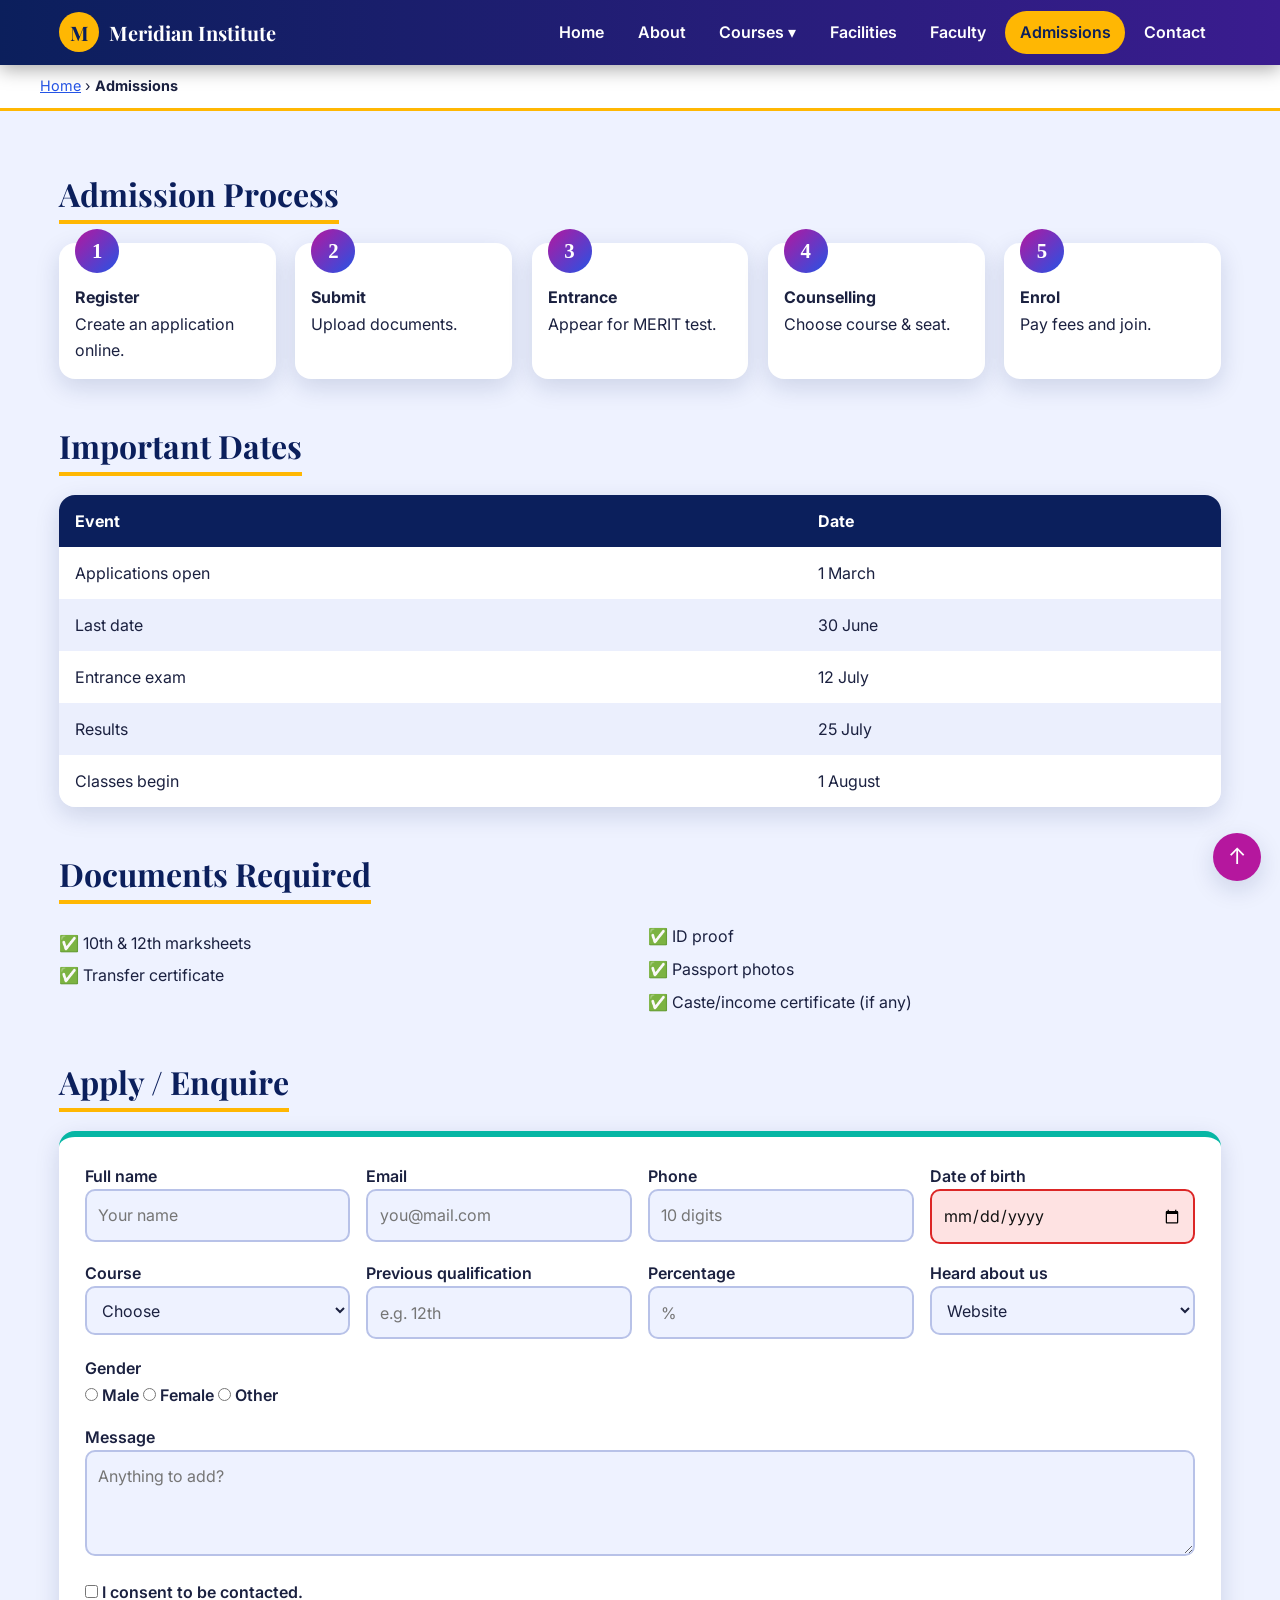
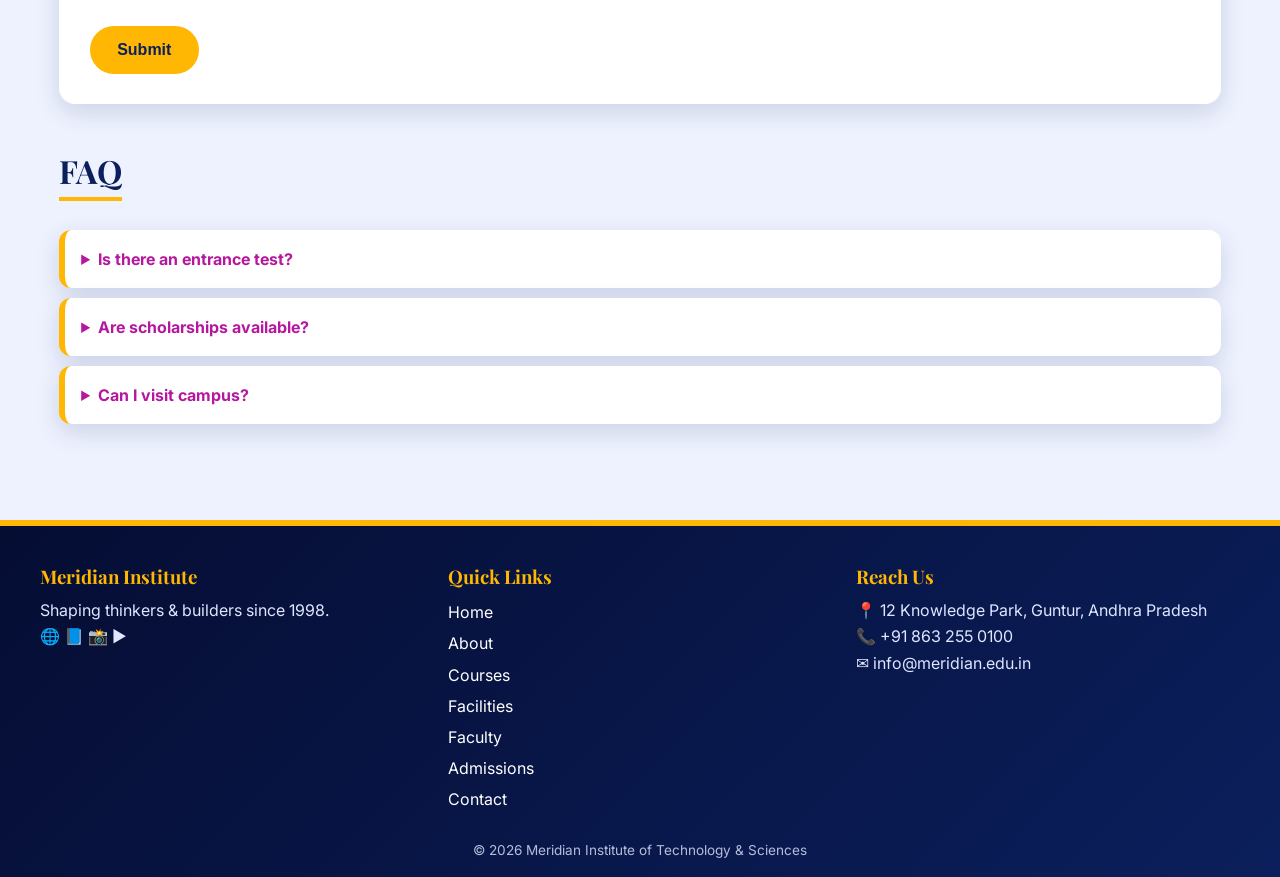
<file: admissions.html>
<!doctype html>
<html lang="en">
  <head>
    <meta charset="utf-8" />
    <meta name="viewport" content="width=device-width,initial-scale=1" />
    <title>Admissions | Meridian Institute of Technology &amp; Sciences</title>
    <link rel="preconnect" href="https://fonts.googleapis.com" />
    <link
      href="https://fonts.googleapis.com/css2?family=Inter:wght@400;600;700&family=Playfair+Display:wght@700&display=swap"
      rel="stylesheet"
    />
    <link rel="stylesheet" href="styles.css" />
  </head>
  <body>
    <a id="top"></a>
    <header>
      <div class="bar">
        <a class="logo" href="index.html">
          <b>M</b>
          Meridian Institute
        </a>
        <input type="checkbox" id="mt" />
        <label class="burger" for="mt" aria-label="Menu">☰</label>
        <nav aria-label="Main">
          <ul>
            <li><a href="index.html">Home</a></li>
            <li><a href="about.html">About</a></li>
            <li class="dd">
              <a href="courses.html">Courses ▾</a>
              <ul class="sub">
                <li><a href="courses.html">Undergraduate</a></li>
                <li><a href="courses.html">Postgraduate</a></li>
                <li><a href="courses.html">Diploma</a></li>
              </ul>
            </li>
            <li><a href="facilities.html">Facilities</a></li>
            <li><a href="faculty.html">Faculty</a></li>
            <li><a href="admissions.html" class="active">Admissions</a></li>
            <li><a href="contact.html">Contact</a></li>
          </ul>
        </nav>
      </div>
    </header>
    <div class="crumb">
      <p>
        <a href="index.html">Home</a>
        &rsaquo;
        <b>Admissions</b>
      </p>
    </div>
    <main>
      <section>
        <h2>Admission Process</h2>
        <ol class="steps">
          <li>
            <b>Register</b>
            <br />
            Create an application online.
          </li>
          <li>
            <b>Submit</b>
            <br />
            Upload documents.
          </li>
          <li>
            <b>Entrance</b>
            <br />
            Appear for MERIT test.
          </li>
          <li>
            <b>Counselling</b>
            <br />
            Choose course &amp; seat.
          </li>
          <li>
            <b>Enrol</b>
            <br />
            Pay fees and join.
          </li>
        </ol>
      </section>
      <section>
        <h2>Important Dates</h2>
        <div class="tw">
          <table>
            <thead>
              <tr>
                <th>Event</th>
                <th>Date</th>
              </tr>
            </thead>
            <tbody>
              <tr>
                <td>Applications open</td>
                <td>1 March</td>
              </tr>
              <tr>
                <td>Last date</td>
                <td>30 June</td>
              </tr>
              <tr>
                <td>Entrance exam</td>
                <td>12 July</td>
              </tr>
              <tr>
                <td>Results</td>
                <td>25 July</td>
              </tr>
              <tr>
                <td>Classes begin</td>
                <td>1 August</td>
              </tr>
            </tbody>
          </table>
        </div>
      </section>
      <section>
        <h2>Documents Required</h2>
        <ul class="chk">
          <li>10th &amp; 12th marksheets</li>
          <li>Transfer certificate</li>
          <li>ID proof</li>
          <li>Passport photos</li>
          <li>Caste/income certificate (if any)</li>
        </ul>
      </section>
      <section>
        <h2>Apply / Enquire</h2>
        <form action="#">
          <div>
            <label for="n">Full name</label>
            <input id="n" required minlength="3" placeholder="Your name" />
          </div>
          <div>
            <label for="e">Email</label>
            <input id="e" type="email" required placeholder="you@mail.com" />
          </div>
          <div>
            <label for="ph">Phone</label>
            <input id="ph" type="tel" required pattern="[0-9]{10}" placeholder="10 digits" />
          </div>
          <div>
            <label for="d">Date of birth</label>
            <input id="d" type="date" required min="1990-01-01" max="2010-12-31" placeholder=" " />
          </div>
          <div>
            <label for="c">Course</label>
            <select id="c" required>
              <option value="">Choose</option>
              <option>B.Tech CSE</option>
              <option>BBA</option>
              <option>MBA</option>
              <option>Diploma IT</option>
            </select>
          </div>
          <div>
            <label for="q">Previous qualification</label>
            <input id="q" required placeholder="e.g. 12th" />
          </div>
          <div>
            <label for="pc">Percentage</label>
            <input id="pc" type="number" min="35" max="100" required placeholder="%" />
          </div>
          <div>
            <label for="h">Heard about us</label>
            <select id="h">
              <option>Website</option>
              <option>Friends</option>
              <option>Social media</option>
            </select>
          </div>
          <div class="w">
            <label>Gender</label>
            <input type="radio" name="g" id="g1" required />
            <label for="g1" style="display: inline">Male</label>
            <input type="radio" name="g" id="g2" />
            <label for="g2" style="display: inline">Female</label>
            <input type="radio" name="g" id="g3" />
            <label for="g3" style="display: inline">Other</label>
          </div>
          <div class="w">
            <label for="m">Message</label>
            <textarea id="m" rows="3" placeholder="Anything to add?"></textarea>
          </div>
          <div class="w">
            <input type="checkbox" id="k" required />
            <label for="k" style="display: inline">I consent to be contacted.</label>
          </div>
          <div class="w"><button class="btn" type="submit">Submit</button></div>
        </form>
      </section>
      <section>
        <h2>FAQ</h2>
        <details>
          <summary>Is there an entrance test?</summary>
          <p>Yes, the MERIT test, or valid national scores.</p>
        </details>
        <details>
          <summary>Are scholarships available?</summary>
          <p>Merit scholarships up to 50% fees.</p>
        </details>
        <details>
          <summary>Can I visit campus?</summary>
          <p>Yes, Mon–Sat, 9am to 5pm.</p>
        </details>
      </section>
    </main>
    <footer>
      <div class="fg">
        <div>
          <h3>Meridian Institute</h3>
          <p>Shaping thinkers &amp; builders since 1998.</p>
          <p>🌐 📘 📸 ▶️</p>
        </div>
        <div>
          <h3>Quick Links</h3>
          <a href="index.html">Home</a>
          <a href="about.html">About</a>
          <a href="courses.html">Courses</a>
          <a href="facilities.html">Facilities</a>
          <a href="faculty.html">Faculty</a>
          <a href="admissions.html">Admissions</a>
          <a href="contact.html">Contact</a>
        </div>
        <div>
          <h3>Reach Us</h3>
          <p>📍 12 Knowledge Park, Guntur, Andhra Pradesh</p>
          <p>📞 +91 863 255 0100</p>
          <p>✉️ info@meridian.edu.in</p>
        </div>
      </div>
      <p class="cp">© 2026 Meridian Institute of Technology &amp; Sciences</p>
    </footer>
    <a class="btt" href="#top" aria-label="Back to top">↑</a>
  </body>
</html>
</file>
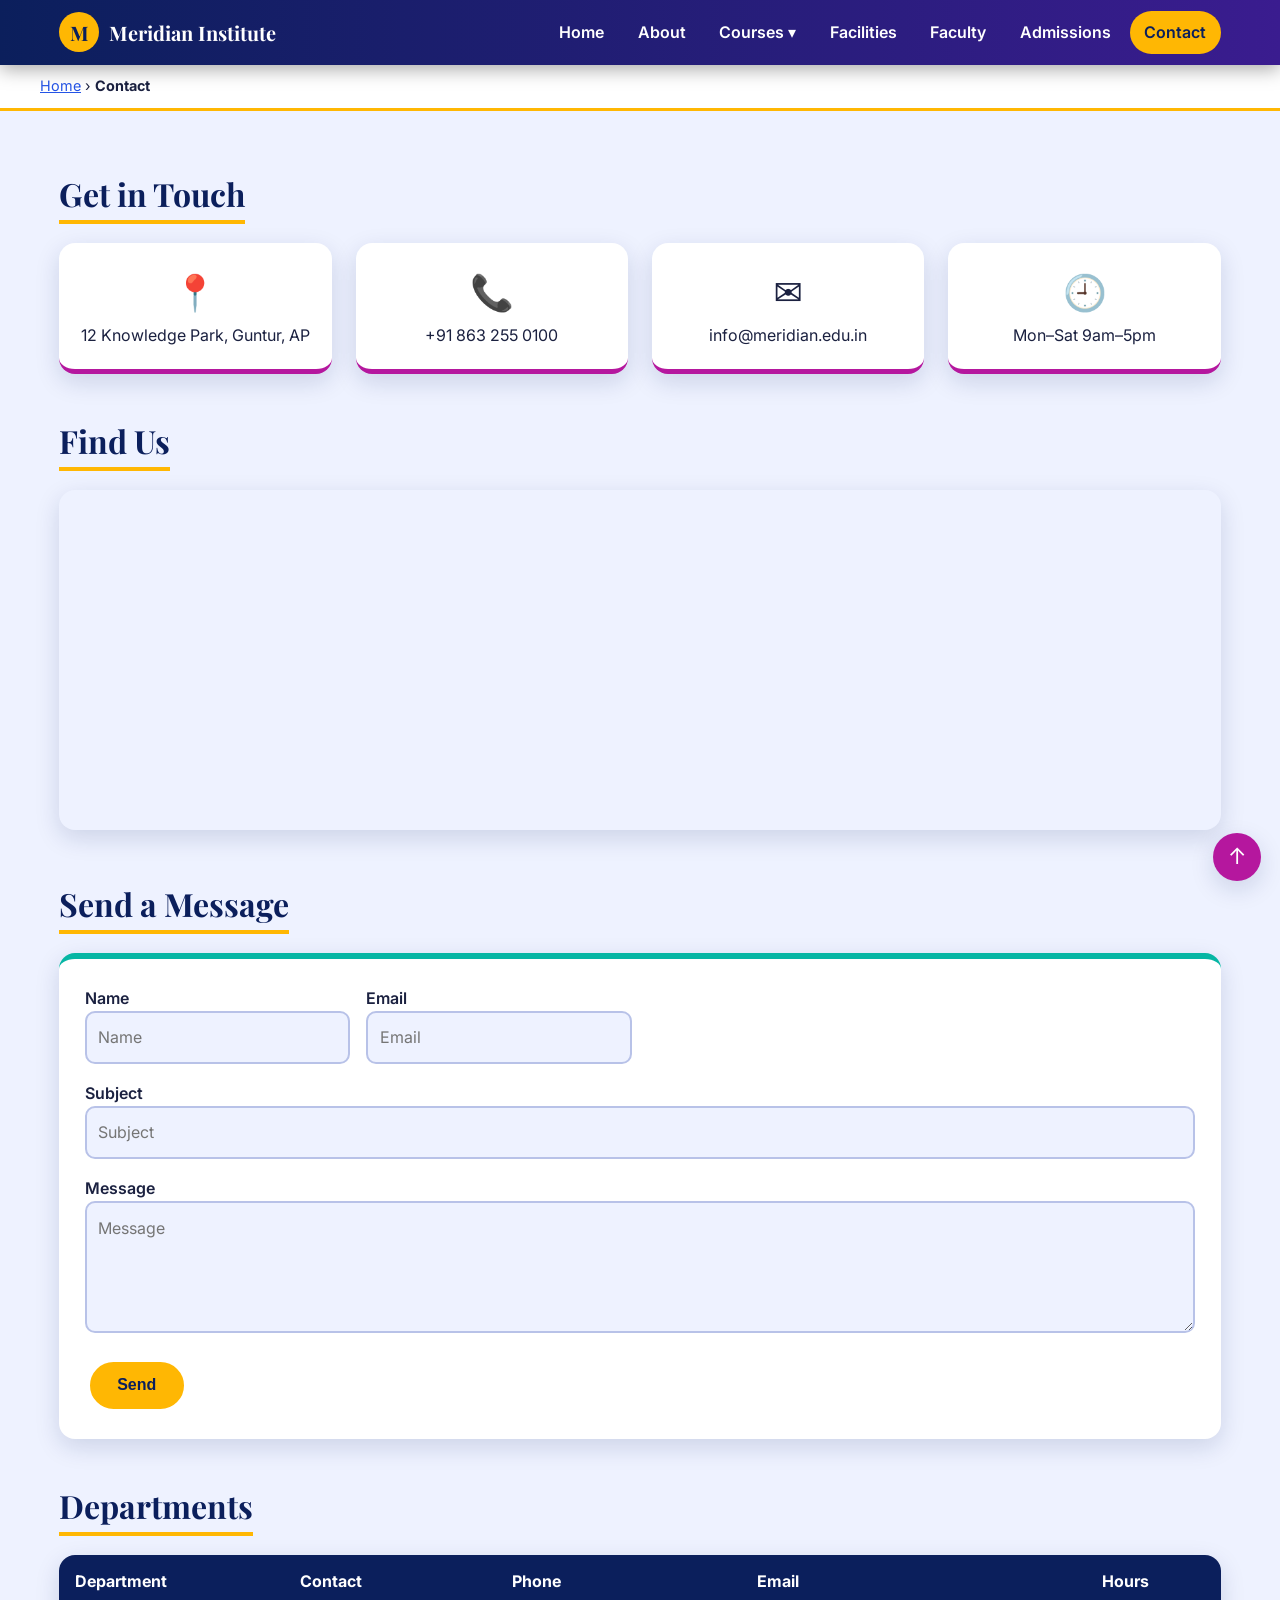
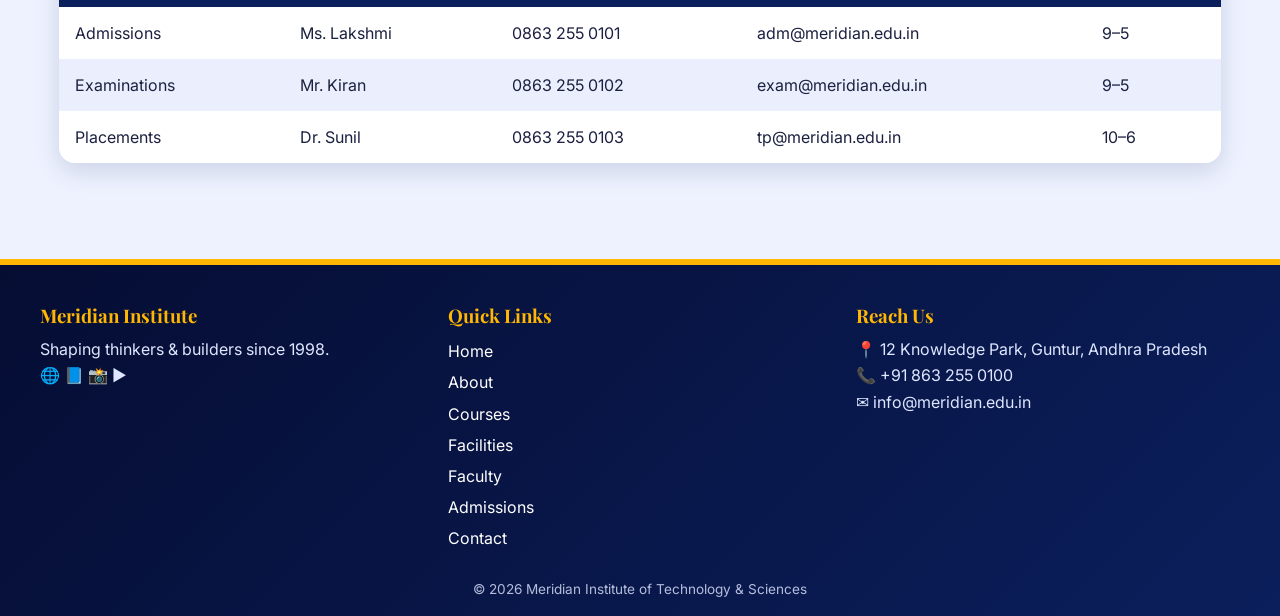
<file: contact.html>
<!doctype html>
<html lang="en">
  <head>
    <meta charset="utf-8" />
    <meta name="viewport" content="width=device-width,initial-scale=1" />
    <title>Contact | Meridian Institute of Technology &amp; Sciences</title>
    <link rel="preconnect" href="https://fonts.googleapis.com" />
    <link
      href="https://fonts.googleapis.com/css2?family=Inter:wght@400;600;700&family=Playfair+Display:wght@700&display=swap"
      rel="stylesheet"
    />
    <link rel="stylesheet" href="styles.css" />
  </head>
  <body>
    <a id="top"></a>
    <header>
      <div class="bar">
        <a class="logo" href="index.html">
          <b>M</b>
          Meridian Institute
        </a>
        <input type="checkbox" id="mt" />
        <label class="burger" for="mt" aria-label="Menu">☰</label>
        <nav aria-label="Main">
          <ul>
            <li><a href="index.html">Home</a></li>
            <li><a href="about.html">About</a></li>
            <li class="dd">
              <a href="courses.html">Courses ▾</a>
              <ul class="sub">
                <li><a href="courses.html">Undergraduate</a></li>
                <li><a href="courses.html">Postgraduate</a></li>
                <li><a href="courses.html">Diploma</a></li>
              </ul>
            </li>
            <li><a href="facilities.html">Facilities</a></li>
            <li><a href="faculty.html">Faculty</a></li>
            <li><a href="admissions.html">Admissions</a></li>
            <li><a href="contact.html" class="active">Contact</a></li>
          </ul>
        </nav>
      </div>
    </header>
    <div class="crumb">
      <p>
        <a href="index.html">Home</a>
        &rsaquo;
        <b>Contact</b>
      </p>
    </div>
    <main>
      <section>
        <h2>Get in Touch</h2>
        <div class="g">
          <div class="info">
            <i>📍</i>
            12 Knowledge Park, Guntur, AP
          </div>
          <div class="info">
            <i>📞</i>
            +91 863 255 0100
          </div>
          <div class="info">
            <i>✉️</i>
            info@meridian.edu.in
          </div>
          <div class="info">
            <i>🕘</i>
            Mon–Sat 9am–5pm
          </div>
        </div>
      </section>
      <section>
        <h2>Find Us</h2>
        <iframe
          title="Campus map"
          src="https://www.google.com/maps?q=Guntur,Andhra+Pradesh&output=embed"
          loading="lazy"
        ></iframe>
      </section>
      <section>
        <h2>Send a Message</h2>
        <form action="#">
          <div>
            <label for="a">Name</label>
            <input id="a" required placeholder="Name" />
          </div>
          <div>
            <label for="b">Email</label>
            <input id="b" type="email" required placeholder="Email" />
          </div>
          <div class="w">
            <label for="s">Subject</label>
            <input id="s" required placeholder="Subject" />
          </div>
          <div class="w">
            <label for="t">Message</label>
            <textarea id="t" rows="4" required minlength="10" placeholder="Message"></textarea>
          </div>
          <div class="w"><button class="btn" type="submit">Send</button></div>
        </form>
      </section>
      <section>
        <h2>Departments</h2>
        <div class="tw">
          <table>
            <thead>
              <tr>
                <th>Department</th>
                <th>Contact</th>
                <th>Phone</th>
                <th>Email</th>
                <th>Hours</th>
              </tr>
            </thead>
            <tbody>
              <tr>
                <td>Admissions</td>
                <td>Ms. Lakshmi</td>
                <td>0863 255 0101</td>
                <td>adm@meridian.edu.in</td>
                <td>9–5</td>
              </tr>
              <tr>
                <td>Examinations</td>
                <td>Mr. Kiran</td>
                <td>0863 255 0102</td>
                <td>exam@meridian.edu.in</td>
                <td>9–5</td>
              </tr>
              <tr>
                <td>Placements</td>
                <td>Dr. Sunil</td>
                <td>0863 255 0103</td>
                <td>tp@meridian.edu.in</td>
                <td>10–6</td>
              </tr>
            </tbody>
          </table>
        </div>
      </section>
    </main>
    <footer>
      <div class="fg">
        <div>
          <h3>Meridian Institute</h3>
          <p>Shaping thinkers &amp; builders since 1998.</p>
          <p>🌐 📘 📸 ▶️</p>
        </div>
        <div>
          <h3>Quick Links</h3>
          <a href="index.html">Home</a>
          <a href="about.html">About</a>
          <a href="courses.html">Courses</a>
          <a href="facilities.html">Facilities</a>
          <a href="faculty.html">Faculty</a>
          <a href="admissions.html">Admissions</a>
          <a href="contact.html">Contact</a>
        </div>
        <div>
          <h3>Reach Us</h3>
          <p>📍 12 Knowledge Park, Guntur, Andhra Pradesh</p>
          <p>📞 +91 863 255 0100</p>
          <p>✉️ info@meridian.edu.in</p>
        </div>
      </div>
      <p class="cp">© 2026 Meridian Institute of Technology &amp; Sciences</p>
    </footer>
    <a class="btt" href="#top" aria-label="Back to top">↑</a>
  </body>
</html>
</file>
<file: styles.css>
:root {
  --navy: #0b1f5c;
  --blue: #2454e6;
  --gold: #ffb703;
  --mar: #b5179e;
  --teal: #06b6a4;
  --bg: #eef2ff;
  --card: #fff;
  --tx: #1b2140;
  --r: 16px;
  --sh: 0 8px 24px rgba(11, 31, 92, 0.15);
}
@media (prefers-color-scheme: dark) {
  :root {
    --bg: #0a1030;
    --card: #151d4a;
    --tx: #e9edff;
  }
}
* {
  box-sizing: border-box;
  margin: 0;
}
html {
  scroll-behavior: smooth;
}
body {
  font:
    16px/1.65 Inter,
    system-ui,
    sans-serif;
  background: var(--bg);
  color: var(--tx);
  overflow-x: hidden;
}
h1,
h2,
h3 {
  font-family: "Playfair Display", Georgia, serif;
  line-height: 1.2;
}
img {
  max-width: 100%;
  display: block;
  object-fit: cover;
}
a {
  color: var(--blue);
}
:focus-visible {
  outline: 3px solid var(--gold);
  outline-offset: 2px;
}
header {
  position: sticky;
  top: 0;
  z-index: 50;
  background: linear-gradient(90deg, var(--navy), #3a1c8f);
  backdrop-filter: blur(8px);
  box-shadow: 0 4px 18px rgba(0, 0, 0, 0.35);
}
.bar {
  max-width: 1200px;
  margin: auto;
  padding: 0.7rem 1.2rem;
  display: flex;
  align-items: center;
  justify-content: space-between;
  flex-wrap: wrap;
}
.logo {
  color: #fff;
  text-decoration: none;
  font:
    700 1.25rem "Playfair Display",
    serif;
  display: flex;
  gap: 0.6rem;
  align-items: center;
}
.logo b {
  background: var(--gold);
  color: var(--navy);
  width: 40px;
  height: 40px;
  border-radius: 50%;
  display: grid;
  place-items: center;
}
#mt {
  display: none;
}
.burger {
  display: none;
  color: #fff;
  font-size: 1.8rem;
  cursor: pointer;
}
nav ul {
  list-style: none;
  padding: 0;
  display: flex;
  gap: 0.3rem;
}
nav li {
  position: relative;
}
nav a {
  color: #fff;
  text-decoration: none;
  padding: 0.5rem 0.9rem;
  border-radius: 99px;
  display: block;
  font-weight: 600;
  transition: 0.3s;
}
nav a:hover {
  background: rgba(255, 255, 255, 0.2);
}
nav a.active {
  background: var(--gold);
  color: var(--navy);
}
.sub {
  flex-direction: column;
  position: absolute;
  top: 100%;
  left: 0;
  min-width: 180px;
  background: var(--navy);
  border-radius: 12px;
  padding: 0.4rem;
  opacity: 0;
  visibility: hidden;
  transform: translateY(8px);
  transition: 0.3s;
}
.dd:hover .sub,
.dd:focus-within .sub {
  opacity: 1;
  visibility: visible;
  transform: none;
}
.crumb {
  background: var(--card);
  padding: 0.6rem 1.2rem;
  font-size: 0.9rem;
  border-bottom: 3px solid var(--gold);
}
.crumb > * {
  max-width: 1200px;
  margin: auto;
}
main {
  max-width: 1200px;
  margin: auto;
  padding: 1rem 1.2rem 3rem;
}
section {
  margin: 3rem 0;
}
h2 {
  font-size: 2rem;
  color: var(--navy);
  margin-bottom: 1.2rem;
  padding-bottom: 0.4rem;
  border-bottom: 4px solid var(--gold);
  display: inline-block;
}
@media (prefers-color-scheme: dark) {
  h2 {
    color: #fff;
  }
}
.hero {
  min-height: 75vh;
  display: grid;
  place-items: center;
  text-align: center;
  color: #fff;
  padding: 2rem;
  background:
    linear-gradient(135deg, rgba(11, 31, 92, 0.85), rgba(181, 23, 158, 0.6)),
    var(--img) center/cover;
}
.hero h1 {
  font-size: clamp(2.2rem, 6vw, 4rem);
  animation: up 1s both;
}
.hero p {
  font-size: 1.3rem;
  margin: 1rem 0 1.6rem;
  animation: up 1s 0.3s both;
}
.hero.s {
  min-height: 38vh;
}
@keyframes up {
  from {
    opacity: 0;
    transform: translateY(30px);
  }
  to {
    opacity: 1;
    transform: none;
  }
}
.btn {
  display: inline-block;
  padding: 0.8rem 1.6rem;
  border-radius: 99px;
  font-weight: 700;
  text-decoration: none;
  border: 2px solid var(--gold);
  background: var(--gold);
  color: var(--navy);
  margin: 0.3rem;
  transition: 0.3s;
  cursor: pointer;
  font-size: 1rem;
}
.btn:hover {
  transform: translateY(-3px);
  box-shadow: 0 8px 18px rgba(255, 183, 3, 0.5);
}
.btn:active {
  transform: none;
}
.btn.o {
  background: transparent;
  color: #fff;
}
.btn.o:hover {
  background: #fff;
  color: var(--navy);
}
.stats {
  display: flex;
  flex-wrap: wrap;
  background: linear-gradient(90deg, var(--mar), var(--blue), var(--teal));
  border-radius: var(--r);
  color: #fff;
  box-shadow: var(--sh);
  margin-top: -2.5rem;
  position: relative;
}
.stats div {
  flex: 1;
  min-width: 150px;
  text-align: center;
  padding: 1.4rem;
}
.stats b {
  display: block;
  font:
    700 2.4rem "Playfair Display",
    serif;
  color: var(--gold);
}
.g {
  display: grid;
  grid-template-columns: repeat(auto-fit, minmax(250px, 1fr));
  gap: 1.5rem;
}
.card {
  background: var(--card);
  border-radius: var(--r);
  overflow: hidden;
  box-shadow: var(--sh);
  border-top: 5px solid var(--mar);
  transition: 0.35s;
  animation: up 0.8s both;
}
.card:nth-child(3n + 2) {
  border-color: var(--blue);
}
.card:nth-child(3n) {
  border-color: var(--teal);
}
.card:hover {
  transform: translateY(-8px);
  box-shadow: 0 16px 34px rgba(36, 84, 230, 0.3);
}
.card figure {
  overflow: hidden;
  height: 190px;
  background: var(--navy);
}
.card img {
  width: 100%;
  height: 100%;
  transition: 0.5s;
}
.card:hover img {
  transform: scale(1.12);
}
.cb {
  padding: 1.1rem;
}
.cb h3 {
  margin-bottom: 0.4rem;
  color: var(--blue);
}
.cb .btn {
  padding: 0.4rem 1.1rem;
  margin: 0.6rem 0 0;
}
.vm {
  display: grid;
  grid-template-columns: repeat(auto-fit, minmax(280px, 1fr));
  gap: 1.5rem;
}
.vm div {
  padding: 1.6rem;
  border-radius: var(--r);
  color: #fff;
  background: linear-gradient(135deg, var(--navy), var(--blue));
}
.vm div + div {
  background: linear-gradient(135deg, var(--mar), #f72585);
}
.note {
  background: var(--card);
  border-left: 6px solid var(--gold);
  padding: 1rem 1.4rem;
  border-radius: 12px;
  box-shadow: var(--sh);
}
.note li {
  margin: 0.4rem 0 0.4rem 1rem;
}
.msg {
  display: grid;
  grid-template-columns: 240px 1fr;
  gap: 1.5rem;
  align-items: center;
  background: var(--card);
  padding: 1.4rem;
  border-radius: var(--r);
  box-shadow: var(--sh);
}
.msg img {
  border-radius: var(--r);
  height: 260px;
  width: 100%;
}
.tl {
  list-style: none;
  padding: 0;
  position: relative;
}
.tl:before {
  content: "";
  position: absolute;
  left: 50%;
  width: 4px;
  top: 0;
  bottom: 0;
  background: linear-gradient(var(--gold), var(--mar));
  transform: translateX(-50%);
}
.tl li {
  width: 50%;
  padding: 0 2rem 2rem 0;
  text-align: right;
  position: relative;
}
.tl li:nth-child(even) {
  margin-left: 50%;
  padding: 0 0 2rem 2rem;
  text-align: left;
}
.tl li:before {
  content: "";
  position: absolute;
  right: -10px;
  top: 4px;
  width: 20px;
  height: 20px;
  border-radius: 50%;
  background: var(--gold);
  border: 4px solid var(--navy);
}
.tl li:nth-child(even):before {
  right: auto;
  left: -10px;
}
.tl b {
  color: var(--mar);
  font-size: 1.2rem;
}
.tabs > input {
  display: none;
}
.tabs label {
  display: inline-block;
  padding: 0.7rem 1.5rem;
  background: var(--card);
  border-radius: 99px 99px 0 0;
  cursor: pointer;
  font-weight: 700;
  box-shadow: var(--sh);
}
.tabs .p {
  display: none;
  padding-top: 1.5rem;
}
#t1:checked ~ .p1,
#t2:checked ~ .p2,
#t3:checked ~ .p3 {
  display: grid;
}
#t1:checked ~ label[for="t1"],
#t2:checked ~ label[for="t2"],
#t3:checked ~ label[for="t3"] {
  background: var(--mar);
  color: #fff;
}
.tw {
  overflow: auto;
  max-height: 440px;
  border-radius: var(--r);
  box-shadow: var(--sh);
}
table {
  width: 100%;
  border-collapse: collapse;
  background: var(--card);
  min-width: 620px;
}
th {
  position: sticky;
  top: 0;
  background: var(--navy);
  color: #fff;
  text-align: left;
}
th,
td {
  padding: 0.8rem 1rem;
}
tbody tr:nth-child(even) {
  background: rgba(36, 84, 230, 0.09);
}
tbody tr:hover {
  background: var(--gold);
  color: var(--navy);
}
.steps {
  list-style: none;
  padding: 0;
  counter-reset: s;
  display: grid;
  grid-template-columns: repeat(auto-fit, minmax(200px, 1fr));
  gap: 1.2rem;
}
.steps li {
  counter-increment: s;
  background: var(--card);
  padding: 2.6rem 1rem 1rem;
  border-radius: var(--r);
  position: relative;
  box-shadow: var(--sh);
}
.steps li:before {
  content: counter(s);
  position: absolute;
  top: -14px;
  left: 1rem;
  width: 44px;
  height: 44px;
  border-radius: 50%;
  background: linear-gradient(135deg, var(--mar), var(--blue));
  color: #fff;
  display: grid;
  place-items: center;
  font: 700 1.3rem serif;
}
.chk {
  list-style: none;
  padding: 0;
  columns: 2 240px;
}
.chk li:before {
  content: "✅ ";
}
.chk li {
  margin: 0.4rem 0;
}
form {
  background: var(--card);
  padding: 1.6rem;
  border-radius: var(--r);
  box-shadow: var(--sh);
  display: grid;
  grid-template-columns: repeat(auto-fit, minmax(240px, 1fr));
  gap: 1rem;
  border-top: 6px solid var(--teal);
}
label {
  font-weight: 600;
  display: block;
}
.w {
  grid-column: 1/-1;
}
input:not([type="radio"], [type="checkbox"]),
select,
textarea {
  width: 100%;
  padding: 0.7rem;
  border: 2px solid #b8c2e8;
  border-radius: 10px;
  font: inherit;
  background: var(--bg);
  color: var(--tx);
  transition: 0.3s;
}
input:focus,
select:focus,
textarea:focus {
  border-color: var(--blue);
  box-shadow: 0 0 0 4px rgba(36, 84, 230, 0.3);
  outline: 0;
}
input:not(:placeholder-shown):valid,
textarea:not(:placeholder-shown):valid {
  border-color: #16a34a;
  background: #dcfce7;
  color: #111;
}
input:not(:placeholder-shown):invalid,
textarea:not(:placeholder-shown):invalid {
  border-color: #dc2626;
  background: #fee2e2;
  color: #111;
}
details {
  background: var(--card);
  margin: 0.6rem 0;
  border-radius: 12px;
  box-shadow: var(--sh);
  border-left: 6px solid var(--gold);
}
summary {
  padding: 1rem;
  cursor: pointer;
  font-weight: 700;
  color: var(--mar);
}
details[open] summary {
  background: rgba(255, 183, 3, 0.2);
}
details p {
  padding: 0 1rem 1rem;
}
.fc figure {
  position: relative;
}
.ov {
  position: absolute;
  inset: 0;
  background: linear-gradient(transparent, rgba(11, 31, 92, 0.95));
  color: #fff;
  padding: 1rem;
  display: flex;
  align-items: flex-end;
  opacity: 0;
  transition: 0.4s;
  font-size: 0.9rem;
}
.fc:hover .ov,
.fc:focus-within .ov {
  opacity: 1;
}
.fc figure {
  height: 250px;
}
.gal a img {
  height: 170px;
  width: 100%;
  border-radius: 12px;
  transition: 0.3s;
}
.gal a:hover img {
  transform: scale(1.05);
  box-shadow: var(--sh);
}
.gal {
  display: grid;
  grid-template-columns: repeat(auto-fit, minmax(180px, 1fr));
  gap: 1rem;
}
.lbx {
  display: none;
  position: fixed;
  inset: 0;
  z-index: 99;
  background: rgba(5, 10, 40, 0.94);
  place-items: center;
}
.lbx:target {
  display: grid;
}
.lbx img {
  max-height: 80vh;
  border: 6px solid var(--gold);
  border-radius: 12px;
}
.lbx a {
  color: #fff;
  font-size: 1.3rem;
  display: block;
  text-align: center;
  margin-top: 1rem;
}
.info {
  background: var(--card);
  padding: 1.3rem;
  border-radius: var(--r);
  box-shadow: var(--sh);
  text-align: center;
  border-bottom: 5px solid var(--mar);
}
.info i {
  font-size: 2.2rem;
  font-style: normal;
  display: block;
}
iframe {
  width: 100%;
  height: 340px;
  border: 0;
  border-radius: var(--r);
  box-shadow: var(--sh);
}
footer {
  background: linear-gradient(135deg, #050d33, var(--navy));
  color: #dfe6ff;
  padding: 2.5rem 1.2rem 1rem;
  border-top: 6px solid var(--gold);
}
.fg {
  max-width: 1200px;
  margin: auto;
  display: grid;
  grid-template-columns: repeat(auto-fit, minmax(220px, 1fr));
  gap: 1.5rem;
}
footer h3 {
  color: var(--gold);
  margin-bottom: 0.5rem;
}
footer a {
  color: #fff;
  display: block;
  text-decoration: none;
  padding: 0.15rem 0;
}
footer a:hover {
  color: var(--gold);
}
.cp {
  text-align: center;
  margin-top: 1.5rem;
  font-size: 0.85rem;
  opacity: 0.8;
}
.btt {
  position: fixed;
  right: 1.2rem;
  bottom: 1.2rem;
  width: 48px;
  height: 48px;
  border-radius: 50%;
  background: var(--mar);
  color: #fff;
  display: grid;
  place-items: center;
  text-decoration: none;
  font-size: 1.4rem;
  box-shadow: var(--sh);
  z-index: 40;
  transition: 0.3s;
}
.btt:hover {
  background: var(--gold);
  color: var(--navy);
}
@media (max-width: 860px) {
  .burger {
    display: block;
  }
  nav {
    width: 100%;
  }
  nav ul {
    flex-direction: column;
    max-height: 0;
    overflow: hidden;
    transition: max-height 0.5s;
  }
  #mt:checked ~ nav ul {
    max-height: 600px;
  }
  .sub {
    position: static;
    opacity: 1;
    visibility: visible;
    transform: none;
    background: rgba(255, 255, 255, 0.1);
  }
  .msg {
    grid-template-columns: 1fr;
  }
  .tl:before {
    left: 12px;
  }
  .tl li,
  .tl li:nth-child(even) {
    width: 100%;
    margin: 0;
    padding: 0 0 1.5rem 2.4rem;
    text-align: left;
  }
  .tl li:before,
  .tl li:nth-child(even):before {
    left: 2px;
    right: auto;
  }
}
@media print {
  header,
  footer,
  .btt,
  .crumb,
  .burger,
  form,
  iframe {
    display: none;
  }
  body {
    background: #fff;
    color: #000;
  }
  .tw {
    max-height: none;
    overflow: visible;
  }
  th {
    background: #ddd;
    color: #000;
    position: static;
  }
}

@media (prefers-color-scheme: dark) {
  a {
    color: #8fb0ff;
  }
  .cb h3 {
    color: #8fb0ff;
  }
  summary {
    color: #ff8fd8;
  }
  .tl b {
    color: #ff8fd8;
  }
}
</file>
